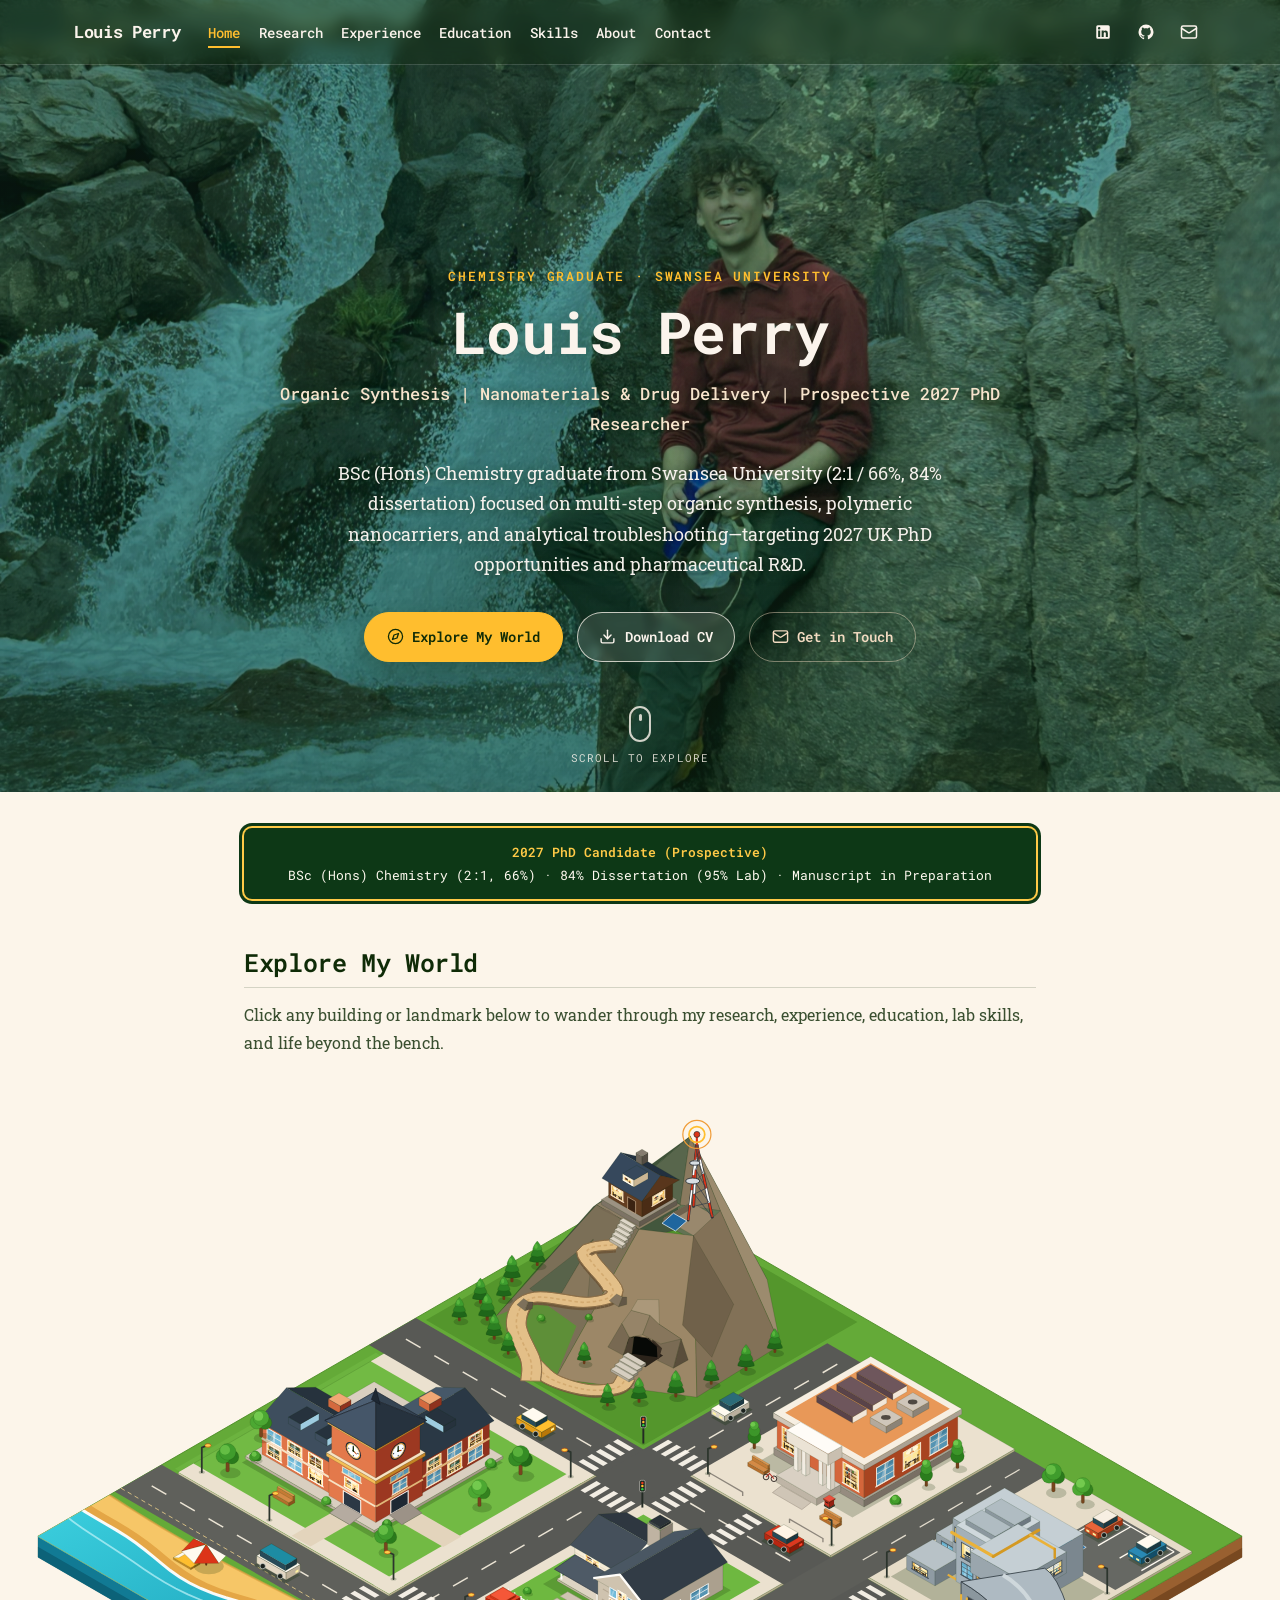
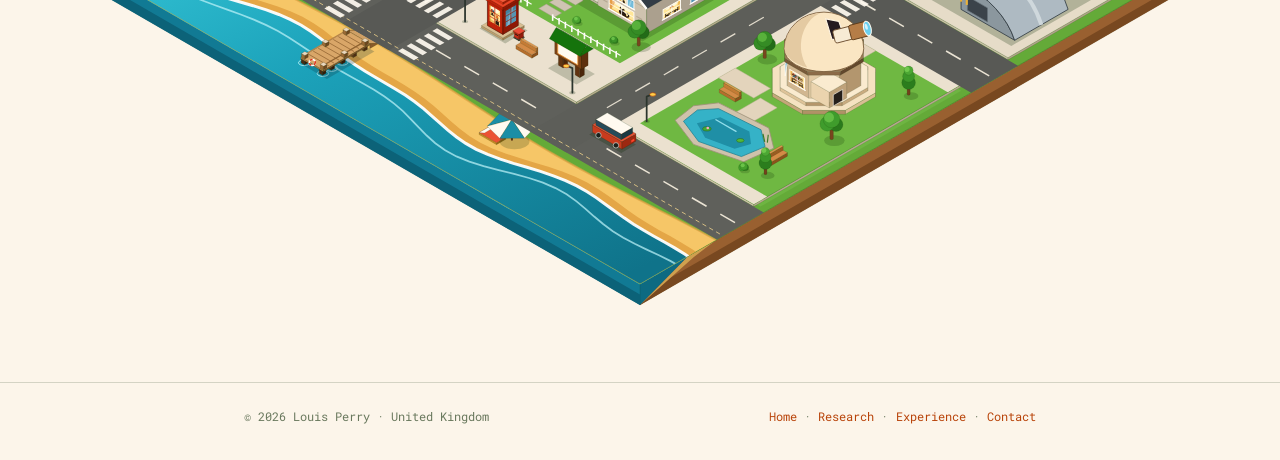
<file: index.html>
<!DOCTYPE html>
<html lang="en">
<head>
  <meta charset="UTF-8" />
  <meta name="viewport" content="width=device-width, initial-scale=1.0" />
  <meta name="robots" content="noimageindex">
  <title>Louis Perry — Home | Chemistry Graduate &amp; Interactive Portfolio</title>
  <meta name="description" content="Personal academic portfolio of Louis Perry, BSc (Hons) Chemistry graduate from Swansea University focusing on organic synthesis, hollow dPG nanocapsules, and targeted drug delivery." />
  <meta property="og:title" content="Louis Perry — Chemistry Graduate | Organic Synthesis, Nanomaterials &amp; Drug Delivery" />
  <meta property="og:description" content="Explore Louis Perry's interactive academic portfolio: BSc Chemistry dissertation (84%), experience, education, skills, and contact." />
  <meta property="og:type" content="website" />
  <link rel="preconnect" href="https://fonts.googleapis.com" />
  <link rel="preconnect" href="https://fonts.gstatic.com" crossorigin />
  <link href="https://fonts.googleapis.com/css2?family=Roboto+Mono:wght@400;500;600;700&family=Roboto+Slab:wght@300;400;500;600;700&display=swap" rel="stylesheet" />
  <link rel="stylesheet" href="css/styles.css?v=19" />
</head>
<body data-page="home">
  <div id="site-header-mount"></div>
  <main id="main-content">
    <div id="page-content"></div>
  </main>
  <div id="site-footer-mount"></div>

  <noscript>
    <div class="container" style="padding: 5rem 1.5rem 2rem; font-family: monospace;">
      <h1>Louis Perry</h1>
      <p>BSc (Hons) Chemistry Graduate (Swansea University, 2:1 / 84% Dissertation). Enable JavaScript to view the interactive world map, or visit <a href="research.html">Research</a>, <a href="experience.html">Experience</a>, <a href="education.html">Education</a>, <a href="skills.html">Skills</a>, <a href="about.html">About</a>, and <a href="contact.html">Contact</a>.</p>
    </div>
  </noscript>

  <script src="js/site-data.js?v=29"></script>
  <script src="js/world-map.js?v=12"></script>
  <script src="js/app.js?v=17"></script>
  <script data-goatcounter="https://louisperry.goatcounter.com/count"
          async src="//gc.zgo.at/count.js"></script>
</body>
</html>
</file>
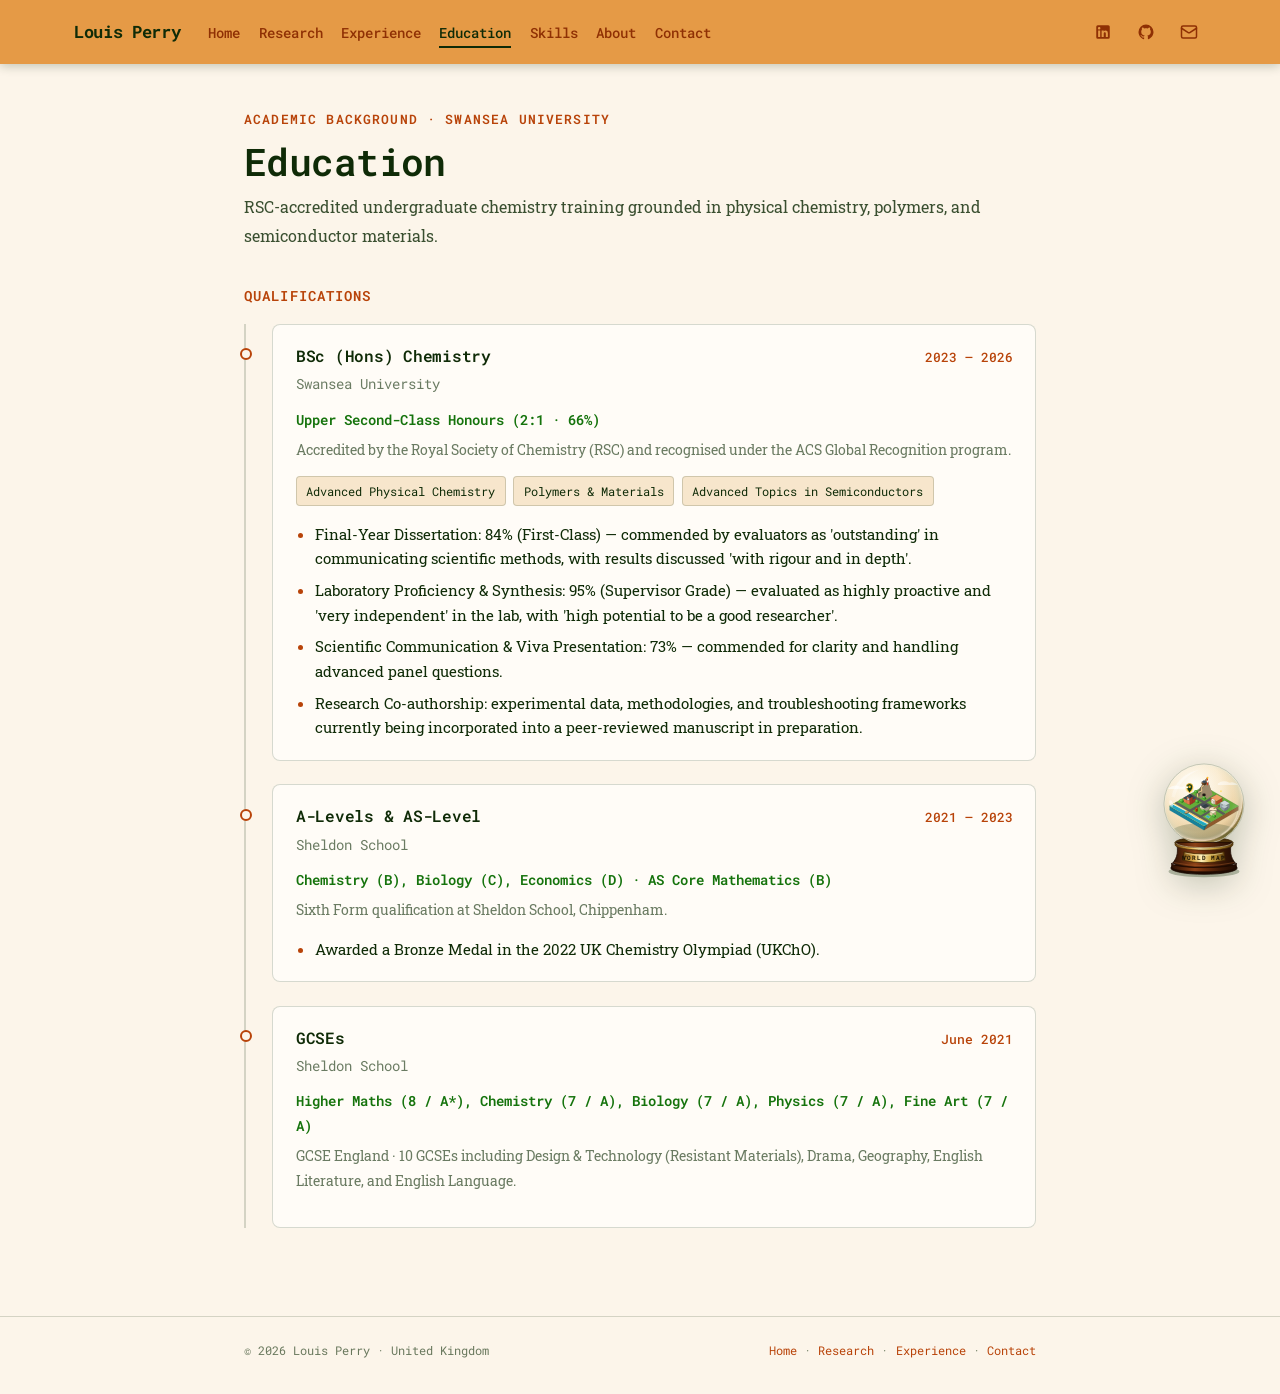
<file: education.html>
<!DOCTYPE html>
<html lang="en">
<head>
  <meta charset="UTF-8" />
  <meta name="viewport" content="width=device-width, initial-scale=1.0" />
  <meta name="robots" content="noimageindex">
  <title>Education — Louis Perry</title>
  <meta name="description" content="BSc (Hons) Chemistry at Swansea University (2:1 / 66%, 84% Dissertation), modules, and RSC/UKChO recognition." />
  <link rel="preconnect" href="https://fonts.googleapis.com" />
  <link rel="preconnect" href="https://fonts.gstatic.com" crossorigin />
  <link href="https://fonts.googleapis.com/css2?family=Roboto+Mono:wght@400;500;600;700&family=Roboto+Slab:wght@300;400;500;600;700&display=swap" rel="stylesheet" />
  <link rel="stylesheet" href="css/styles.css?v=11" />
</head>
<body data-page="education">
  <div id="site-header-mount"></div>
  <main id="main-content">
    <div id="page-content"></div>
  </main>
  <div id="site-footer-mount"></div>

  <script src="js/site-data.js?v=29"></script>
  <script src="js/world-map.js?v=12"></script>
  <script src="js/app.js?v=21"></script>
  <script data-goatcounter="https://louisperry.goatcounter.com/count"
          async src="//gc.zgo.at/count.js"></script>
</body>
</html>
</file>
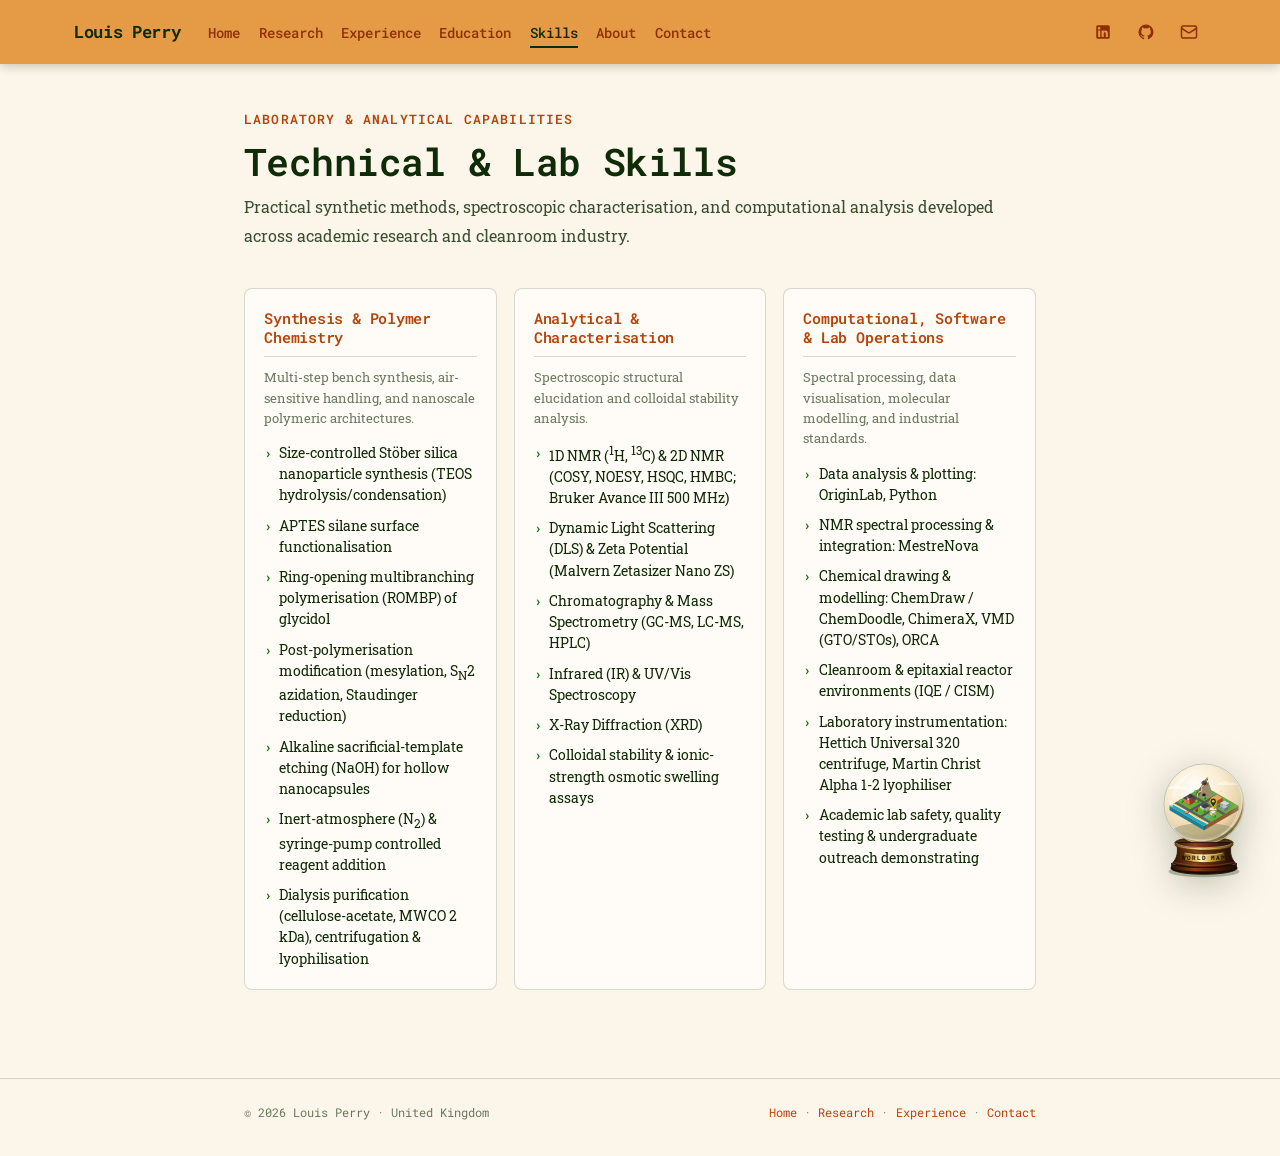
<file: skills.html>
<!DOCTYPE html>
<html lang="en">
<head>
  <meta charset="UTF-8" />
  <meta name="viewport" content="width=device-width, initial-scale=1.0" />
  <meta name="robots" content="noimageindex">
  <title>Skills — Louis Perry</title>
  <meta name="description" content="Synthesis, polymer chemistry, 1D/2D NMR, DLS, chromatography, and computational chemistry skills of Louis Perry." />
  <link rel="preconnect" href="https://fonts.googleapis.com" />
  <link rel="preconnect" href="https://fonts.gstatic.com" crossorigin />
  <link href="https://fonts.googleapis.com/css2?family=Roboto+Mono:wght@400;500;600;700&family=Roboto+Slab:wght@300;400;500;600;700&display=swap" rel="stylesheet" />
  <link rel="stylesheet" href="css/styles.css?v=24" />
</head>
<body data-page="skills">
  <div id="site-header-mount"></div>
  <main id="main-content">
    <div id="page-content"></div>
  </main>
  <div id="site-footer-mount"></div>

  <script src="js/site-data.js?v=29"></script>
  <script src="js/world-map.js?v=12"></script>
  <script src="js/app.js?v=24"></script>
  <script data-goatcounter="https://louisperry.goatcounter.com/count"
          async src="//gc.zgo.at/count.js"></script>
</body>
</html>
</file>
<file: css/styles.css>
/* ==========================================================================
   Louis Perry — 7-Page Interactive Academic Portfolio Stylesheet
   Warm cream (#fbf4ec), ochre/amber (#e1a86c / #f8ca5d), burnt sienna (#a04a0d),
   and deep botanical forest green (#112909 / #105b09).
   ========================================================================== */

:root {
  --bg: #fcf5ea;
  --bg-subtle: #f7e6cc;
  --bg-card: #fffcf7;
  --bg-callout: #ffe08a;

  --nav-bg: #e59a46;
  --nav-shadow: 0 2px 10px rgba(15, 43, 7, 0.24);

  --ink: #0f2b07;
  --ink-secondary: rgba(15, 43, 7, 0.82);
  --ink-muted: rgba(15, 43, 7, 0.62);

  --accent: #b84309;
  --accent-hover: #8f3004;
  --secondary: #15730c;
  --pop: #ffbe2e;
  --pop-soft: rgba(255, 190, 46, 0.58);

  --badge-bg: #0d3816;
  --badge-ink: #fffaf0;
  --badge-gold: #ffca47;

  --rule: rgba(15, 43, 7, 0.17);
  --rule-strong: rgba(15, 43, 7, 0.3);
  --border-accent: rgba(184, 67, 9, 0.4);

  --font-mono: 'Roboto Mono', ui-monospace, SFMono-Regular, Menlo, Monaco, Consolas, monospace;
  --font-serif: 'Roboto Slab', Georgia, 'Times New Roman', serif;

  --max-width: 840px;
  --max-width-wide: 1060px;
  --nav-height: 64px;
  --radius-sm: 4px;
  --radius-md: 8px;
  --radius-lg: 14px;

  --ease: cubic-bezier(0.22, 1, 0.36, 1);
  --transition: 0.25s ease;
}

*,
*::before,
*::after {
  box-sizing: border-box;
}

html {
  font-size: 16px;
  scroll-behavior: smooth;
  scroll-padding-top: calc(var(--nav-height) + 24px);
}

body {
  margin: 0;
  padding-top: var(--nav-height);
  min-height: 100vh;
  display: flex;
  flex-direction: column;
  background-color: var(--bg);
  color: var(--ink);
  font-family: var(--font-serif);
  font-size: 1.03rem;
  font-weight: 400;
  line-height: 1.75;
  -webkit-font-smoothing: antialiased;
  text-rendering: optimizeLegibility;
}

body[data-page="home"] {
  padding-top: 0;
}

main {
  flex: 1;
}

img {
  max-width: 100%;
  height: auto;
  display: block;
}

h1, h2, h3, h4, h5, h6 {
  font-family: var(--font-mono);
  color: var(--ink);
  font-weight: 600;
  line-height: 1.3;
  margin-top: 0;
  letter-spacing: -0.015em;
}

h1 {
  font-size: clamp(1.9rem, 3.6vw, 2.4rem);
  margin-bottom: 0.4rem;
}

h2 {
  font-size: clamp(1.3rem, 2.4vw, 1.55rem);
  padding-bottom: 0.5rem;
  border-bottom: 1px solid var(--rule);
  margin-bottom: 1.5rem;
}

h3 {
  font-size: 1.08rem;
  margin-bottom: 0.45rem;
}

p {
  margin-top: 0;
  margin-bottom: 1.05rem;
}

p:last-child {
  margin-bottom: 0;
}

.skip-link {
  position: absolute;
  top: -100px;
  left: 1rem;
  z-index: 3000;
  padding: 0.6rem 1rem;
  background: var(--badge-bg);
  color: var(--badge-ink);
  font-family: var(--font-mono);
  font-size: 0.875rem;
  border-radius: var(--radius-sm);
  text-decoration: none;
}

.skip-link:focus {
  top: 0.75rem;
}

/* Signature Editorial Prose Links (golden highlighter rise on hover) */
.prose-link {
  position: relative;
  display: inline-block;
  color: var(--accent);
  font-weight: 600;
  text-decoration: none;
  z-index: 1;
  transition: color var(--transition);
}

.prose-link::before {
  content: "";
  position: absolute;
  left: -2px;
  right: -2px;
  bottom: 2px;
  height: 4px;
  background-color: var(--pop-soft);
  z-index: -1;
  transition: height 0.25s ease-in-out, bottom 0.25s ease-in-out;
}

.prose-link:hover,
.prose-link:focus-visible {
  color: var(--ink);
}

.prose-link:hover::before,
.prose-link:focus-visible::before {
  height: 100%;
  bottom: 0;
}

/* ==========================================================================
   Navigation Bar (Transparent over Home Hero -> Warm Ochre on Scroll & Subpages)
   ========================================================================== */
.site-header {
  position: fixed;
  top: 0;
  left: 0;
  right: 0;
  height: var(--nav-height);
  z-index: 1000;
  background-color: var(--nav-bg);
  box-shadow: var(--nav-shadow);
  transition: transform 0.3s var(--ease), background-color 0.3s ease, box-shadow 0.3s ease;
}

.site-header.is-hidden {
  transform: translateY(-100%);
  box-shadow: none;
}

.site-header--hero {
  background-color: rgba(17, 41, 9, 0.28);
  backdrop-filter: blur(8px);
  box-shadow: 0 1px 0 rgba(251, 244, 236, 0.14);
}

.site-header--hero .brand,
.site-header--hero .nav-links a,
.site-header--hero .nav-icon-link,
.site-header--hero .nav-toggle {
  color: #fbf4ec;
}

.site-header--hero .nav-links a::after {
  background-color: var(--pop);
}

.site-header--hero .nav-links a:hover,
.site-header--hero .nav-links a.is-active {
  color: var(--pop);
}

.site-header--hero .nav-toggle {
  border-color: rgba(251, 244, 236, 0.4);
}

.site-header--hero.is-scrolled {
  background-color: var(--nav-bg);
  backdrop-filter: none;
  box-shadow: var(--nav-shadow);
}

.site-header--hero.is-scrolled .brand,
.site-header--hero.is-scrolled .nav-toggle {
  color: var(--ink);
}

.site-header--hero.is-scrolled .nav-links a,
.site-header--hero.is-scrolled .nav-icon-link {
  color: var(--accent-hover);
}

.site-header--hero.is-scrolled .nav-links a:hover,
.site-header--hero.is-scrolled .nav-links a.is-active {
  color: var(--ink);
}

.site-header--hero.is-scrolled .nav-links a::after {
  background-color: var(--ink);
}

.site-header--hero.is-scrolled .nav-toggle {
  border-color: rgba(17, 41, 9, 0.28);
}

.nav-inner {
  max-width: 1180px;
  height: 100%;
  margin: 0 auto;
  padding: 0 1.5rem;
  display: flex;
  align-items: center;
  justify-content: space-between;
  gap: 1.25rem;
}

.nav-left {
  display: flex;
  align-items: center;
  gap: 1.75rem;
}

.brand {
  font-family: var(--font-mono);
  font-size: 1.06rem;
  font-weight: 700;
  color: var(--ink);
  text-decoration: none;
  letter-spacing: -0.02em;
  white-space: nowrap;
  transition: color var(--transition);
}

.brand:hover {
  color: var(--accent-hover);
}

.nav-links {
  display: flex;
  align-items: center;
  gap: 1.15rem;
  list-style: none;
  margin: 0;
  padding: 0;
}

.nav-links a {
  font-family: var(--font-mono);
  font-size: 0.87rem;
  font-weight: 500;
  color: var(--accent-hover);
  text-decoration: none;
  padding: 0.25rem 0;
  position: relative;
  transition: color var(--transition);
}

.nav-links a::after {
  content: "";
  position: absolute;
  left: 0;
  right: 0;
  bottom: -2px;
  height: 2px;
  background-color: var(--ink);
  transform: scaleX(0);
  transform-origin: left;
  transition: transform 0.22s var(--ease);
}

.nav-links a:hover,
.nav-links a.is-active {
  color: var(--ink);
}

.nav-links a:hover::after,
.nav-links a.is-active::after {
  transform: scaleX(1);
}

.nav-icons {
  display: flex;
  align-items: center;
  gap: 0.55rem;
}

.nav-icon-link {
  display: inline-flex;
  align-items: center;
  justify-content: center;
  width: 34px;
  height: 34px;
  border-radius: 50%;
  color: var(--accent-hover);
  text-decoration: none;
  transition: color var(--transition), background-color var(--transition), transform var(--transition);
}

.nav-icon-link:hover,
.nav-icon-link:focus-visible {
  color: var(--ink);
  background-color: rgba(17, 41, 9, 0.1);
  transform: translateY(-1px);
}

.nav-icon-link svg {
  width: 18px;
  height: 18px;
}

.nav-toggle {
  display: none;
  background: transparent;
  border: 1px solid rgba(17, 41, 9, 0.28);
  border-radius: var(--radius-sm);
  padding: 0.38rem 0.52rem;
  color: var(--ink);
  cursor: pointer;
  align-items: center;
  justify-content: center;
}

.nav-toggle svg {
  width: 22px;
  height: 22px;
}

.mobile-menu {
  display: none;
  position: fixed;
  top: var(--nav-height);
  left: 0;
  right: 0;
  background: var(--nav-bg);
  border-top: 1px solid rgba(17, 41, 9, 0.14);
  box-shadow: 0 12px 24px rgba(17, 41, 9, 0.2);
  padding: 1rem 1.5rem 1.35rem;
  z-index: 999;
}

.mobile-menu.is-open {
  display: block;
}

.mobile-menu ul {
  list-style: none;
  margin: 0 0 1rem;
  padding: 0;
  display: flex;
  flex-direction: column;
  gap: 0.4rem;
}

.mobile-menu a {
  display: block;
  font-family: var(--font-mono);
  font-size: 0.96rem;
  font-weight: 500;
  color: var(--ink);
  text-decoration: none;
  padding: 0.42rem 0;
  border-bottom: 1px solid rgba(17, 41, 9, 0.1);
}

.mobile-menu a.is-active {
  color: var(--accent-hover);
  font-weight: 700;
}

.mobile-menu-icons {
  display: flex;
  gap: 0.65rem;
  padding-top: 0.25rem;
}

/* ==========================================================================
   Page 1: Full-Bleed Atmospheric Home Hero (Subtle Scroll-Down Parallax)
   ========================================================================== */
.home-hero {
  position: relative;
  min-height: min(88vh, 830px);
  display: flex;
  flex-direction: column;
  align-items: center;
  justify-content: center;
  padding: calc(var(--nav-height) + 7.2rem) 1.5rem 2.8rem;
  overflow: hidden;
  text-align: center;
  color: #fbf4ec;
}

.home-hero-media {
  position: absolute;
  inset: 0;
  z-index: 0;
  overflow: hidden;
}

.home-hero-fallback {
  position: absolute;
  inset: 0;
  width: 100%;
  height: 100%;
  object-fit: cover;
  object-position: center center;
}

.home-hero-photo {
  position: absolute;
  top: -19%;
  left: 0;
  width: 100%;
  height: 120%;
  object-fit: cover;
  object-position: center 49%;
  opacity: 0;
  will-change: transform;
  transition: opacity 0.45s ease;
}

.home-hero-photo.is-loaded {
  opacity: 1;
}

.home-hero-overlay {
  position: absolute;
  inset: 0;
  pointer-events: none;
  background: linear-gradient(
    180deg,
    rgba(16, 48, 15, 0.42) 0%,
    rgba(18, 54, 17, 0.34) 48%,
    rgba(16, 46, 15, 0.52) 100%
  );
}

.home-hero-inner {
  position: relative;
  z-index: 1;
  max-width: 780px;
  margin: 0 auto;
}

.home-hero-kicker {
  font-family: var(--font-mono);
  font-size: 0.82rem;
  font-weight: 600;
  text-transform: uppercase;
  letter-spacing: 0.14em;
  color: var(--pop);
  margin-bottom: 0.65rem;
}

.home-hero-title {
  font-family: var(--font-mono);
  font-size: clamp(2.4rem, 5.4vw, 3.65rem);
  font-weight: 700;
  color: #fbf4ec;
  line-height: 1.15;
  margin-bottom: 0.85rem;
  text-shadow: 0 4px 20px rgba(17, 41, 9, 0.45);
}

.home-hero-subtitle {
  font-family: var(--font-mono);
  font-size: clamp(0.92rem, 1.8vw, 1.08rem);
  font-weight: 500;
  color: #f7e4cc;
  margin-bottom: 1.25rem;
  text-shadow: 0 2px 12px rgba(12, 30, 8, 0.65);
}

.home-hero-intro {
  font-family: var(--font-serif);
  font-size: clamp(1rem, 1.7vw, 1.1rem);
  line-height: 1.72;
  color: rgba(253, 248, 242, 0.96);
  max-width: 650px;
  margin: 0 auto 2rem;
  text-shadow: 0 2px 12px rgba(12, 30, 8, 0.65);
}

.home-hero-actions {
  display: flex;
  flex-wrap: wrap;
  justify-content: center;
  gap: 0.85rem;
}

.hero-btn {
  display: inline-flex;
  align-items: center;
  gap: 0.55rem;
  font-family: var(--font-mono);
  font-size: 0.88rem;
  font-weight: 600;
  padding: 0.72rem 1.35rem;
  border-radius: 999px;
  text-decoration: none;
  border: 1.5px solid transparent;
  transition: transform var(--transition), background-color var(--transition), color var(--transition), border-color var(--transition), box-shadow var(--transition);
}

.hero-btn svg {
  width: 17px;
  height: 17px;
}

.hero-btn--primary {
  background: var(--pop);
  color: var(--ink);
  border-color: var(--pop);
  box-shadow: 0 6px 20px rgba(17, 41, 9, 0.25);
}

.hero-btn--primary:hover,
.hero-btn--primary:focus-visible {
  background: #fbf4ec;
  border-color: #fbf4ec;
  transform: translateY(-2px);
}

.hero-btn--outline {
  background: rgba(251, 244, 236, 0.12);
  color: #fbf4ec;
  border-color: rgba(251, 244, 236, 0.75);
  backdrop-filter: blur(4px);
}

.hero-btn--outline:hover,
.hero-btn--outline:focus-visible {
  background: #fbf4ec;
  color: var(--ink);
  transform: translateY(-2px);
}

.hero-btn--ghost {
  background: transparent;
  color: #f3dbc1;
  border-color: rgba(243, 219, 193, 0.45);
}

.hero-btn--ghost:hover,
.hero-btn--ghost:focus-visible {
  border-color: var(--pop);
  color: var(--pop);
  transform: translateY(-2px);
}

/* Scroll Cue at Bottom of Hero (echoing Leon's minimalist mouse pill) */
.hero-scroll-cue {
  position: absolute;
  bottom: 1.5rem;
  left: 50%;
  transform: translateX(-50%);
  z-index: 1;
  display: inline-flex;
  flex-direction: column;
  align-items: center;
  gap: 0.4rem;
  color: rgba(251, 244, 236, 0.82);
  text-decoration: none;
  transition: color var(--transition);
}

.hero-scroll-cue:hover {
  color: var(--pop);
}

.hero-scroll-mouse {
  width: 22px;
  height: 36px;
  border: 2px solid currentColor;
  border-radius: 14px;
  position: relative;
}

.hero-scroll-mouse::after {
  content: "";
  position: absolute;
  top: 6px;
  left: 50%;
  width: 3px;
  height: 7px;
  margin-left: -1.5px;
  border-radius: 2px;
  background: currentColor;
  animation: scrollWheel 1.8s ease-in-out infinite;
}

.hero-scroll-label {
  font-family: var(--font-mono);
  font-size: 0.7rem;
  letter-spacing: 0.1em;
  text-transform: uppercase;
}

@keyframes scrollWheel {
  0% { transform: translateY(0); opacity: 1; }
  70% { transform: translateY(10px); opacity: 0.25; }
  100% { transform: translateY(0); opacity: 1; }
}

.home-intro-band {
  padding: 2.25rem 0 0.5rem;
}

/* ==========================================================================
   Interactive Isometric World Map (Cecilia Baldoni Inspired)
   ========================================================================== */
.world-section {
  padding: 2.5rem 0 3.75rem;
}

.world-lead {
  font-size: 1rem;
  color: var(--ink-secondary);
  margin-top: -0.7rem;
  margin-bottom: 1.5rem;
}

.world-bleed {
  width: 100%;
  max-width: 1680px;
  margin: 0 auto;
  padding: 0 0.5rem;
}

.world-stage {
  width: 100%;
  margin: 0 auto;
}

.world-stage--modal {
  max-width: 100%;
}

.world-map-svg {
  width: 100%;
  height: auto;
  display: block;
  overflow: visible;
}

/* Hoverable & Clickable Isometric Landmarks */
.map-landmark {
  cursor: pointer;
  outline: none;
}

.map-landmark .landmark-body {
  transition: transform 0.28s var(--ease), filter 0.25s ease;
  transform-box: fill-box;
  transform-origin: center bottom;
}

.map-landmark .landmark-shadow {
  transition: opacity 0.28s ease;
}

.map-landmark .landmark-label {
  opacity: 0;
  transform: translateY(8px);
  transition: opacity 0.24s ease, transform 0.28s var(--ease);
  pointer-events: none;
}

.map-landmark .landmark-label.is-current-label {
  opacity: 1;
  transform: translateY(0);
}

.map-landmark:hover .landmark-body,
.map-landmark:focus-visible .landmark-body,
.map-landmark.is-hovered .landmark-body {
  transform: translateY(-11px);
  filter: brightness(1.06) drop-shadow(0 0 7px rgba(251, 244, 236, 0.92)) drop-shadow(0 12px 14px rgba(17, 41, 9, 0.24));
}

.map-landmark:hover .landmark-shadow,
.map-landmark:focus-visible .landmark-shadow,
.map-landmark.is-hovered .landmark-shadow {
  opacity: 0.45;
}

.map-landmark:hover .landmark-label,
.map-landmark:focus-visible .landmark-label,
.map-landmark.is-hovered .landmark-label {
  opacity: 1;
  transform: translateY(-8px);
}

/* Subtle Environmental Animations on the Map (tower beacon & active-page pin only) */
.tower-pulse {
  transform-box: fill-box;
  transform-origin: center;
  animation: towerSignal 2.8s ease-out infinite;
}

.tower-pulse--delay {
  animation-delay: 1.4s;
}

@keyframes towerSignal {
  0% { transform: scale(0.5); opacity: 0.85; }
  100% { transform: scale(1.75); opacity: 0; }
}

.you-are-here-pin {
  animation: pinBob 1.9s ease-in-out infinite;
}

@keyframes pinBob {
  0%, 100% { transform: translateY(0); }
  50% { transform: translateY(-5px); }
}

/* Mountain Cave Easter Egg (glowing red eyes on hover, bat swarm + note on click) */
.map-cave {
  cursor: pointer;
  outline: none;
}

.cave-eyes {
  opacity: 0;
  transition: opacity 0.28s ease;
}

.map-cave:hover .cave-eyes,
.map-cave:focus-visible .cave-eyes {
  opacity: 1;
}

.map-cave:hover .cave-eye,
.map-cave:focus-visible .cave-eye {
  transform-box: fill-box;
  transform-origin: center;
  animation: caveBlink 3.4s ease-in-out infinite;
}

@keyframes caveBlink {
  0%, 44%, 52%, 100% { transform: scaleY(1); }
  48% { transform: scaleY(0.12); }
}

/* Vehicles are static on the map (no distracting moving road animations) */

/* Cave mouth burst ring & compact dust puffs */
.cave-burst-ring,
.cave-burst-puff {
  opacity: 0;
  transform-box: fill-box;
  transform-origin: center;
}

.cave-effects.is-triggered .cave-burst-ring {
  animation: caveShockwave 0.5s cubic-bezier(0.16, 1, 0.3, 1) forwards;
}

.cave-effects.is-triggered .cave-burst-puff--1 {
  animation: cavePuff1 0.55s ease-out forwards;
}

.cave-effects.is-triggered .cave-burst-puff--2 {
  animation: cavePuff2 0.6s ease-out 0.04s forwards;
}

@keyframes caveShockwave {
  0% { opacity: 0.9; transform: scale(0.4); stroke-width: 3.5; }
  100% { opacity: 0; transform: scale(2.8); stroke-width: 0.5; }
}

@keyframes cavePuff1 {
  0% { opacity: 0.8; transform: translate(0, 0) scale(0.45); }
  100% { opacity: 0; transform: translate(-20px, -14px) scale(1.7); }
}

@keyframes cavePuff2 {
  0% { opacity: 0.8; transform: translate(0, 0) scale(0.45); }
  100% { opacity: 0; transform: translate(22px, -12px) scale(1.8); }
}

/* Compact, lively 10-bat flapping swarm */
.cave-bat {
  opacity: 0;
  transform-box: fill-box;
  transform-origin: center;
}

.bat-flap {
  transform-box: fill-box;
  transform-origin: center;
}

.cave-effects.is-triggered .bat-flap {
  animation: batWingFlap 0.14s ease-in-out infinite alternate;
}

@keyframes batWingFlap {
  0% { transform: scaleY(1.12) scaleX(1); }
  100% { transform: scaleY(0.32) scaleX(1.1); }
}

.cave-effects.is-triggered .cave-bat--1  { animation: batBurst1  1.55s cubic-bezier(0.16, 1, 0.3, 1) 0.00s forwards; }
.cave-effects.is-triggered .cave-bat--2  { animation: batBurst2  1.65s cubic-bezier(0.16, 1, 0.3, 1) 0.03s forwards; }
.cave-effects.is-triggered .cave-bat--3  { animation: batBurst3  1.50s cubic-bezier(0.16, 1, 0.3, 1) 0.05s forwards; }
.cave-effects.is-triggered .cave-bat--4  { animation: batBurst4  1.70s cubic-bezier(0.16, 1, 0.3, 1) 0.08s forwards; }
.cave-effects.is-triggered .cave-bat--5  { animation: batBurst5  1.60s cubic-bezier(0.16, 1, 0.3, 1) 0.10s forwards; }
.cave-effects.is-triggered .cave-bat--6  { animation: batBurst6  1.75s cubic-bezier(0.16, 1, 0.3, 1) 0.13s forwards; }
.cave-effects.is-triggered .cave-bat--7  { animation: batBurst7  1.65s cubic-bezier(0.16, 1, 0.3, 1) 0.16s forwards; }
.cave-effects.is-triggered .cave-bat--8  { animation: batBurst8  1.80s cubic-bezier(0.16, 1, 0.3, 1) 0.19s forwards; }
.cave-effects.is-triggered .cave-bat--9  { animation: batBurst9  1.60s cubic-bezier(0.16, 1, 0.3, 1) 0.22s forwards; }
.cave-effects.is-triggered .cave-bat--10 { animation: batBurst10 1.75s cubic-bezier(0.16, 1, 0.3, 1) 0.25s forwards; }

@keyframes batBurst1  { 0% { opacity: 0; transform: translate(0, 0) scale(0.4); } 9% { opacity: 1; } 42% { transform: translate(-72px, -78px) scale(0.92) rotate(-16deg); opacity: 1; } 100% { opacity: 0; transform: translate(-175px, -170px) scale(0.62) rotate(-24deg); } }
@keyframes batBurst2  { 0% { opacity: 0; transform: translate(0, 0) scale(0.4); } 9% { opacity: 1; } 44% { transform: translate(64px, -88px) scale(0.95) rotate(15deg); opacity: 1; } 100% { opacity: 0; transform: translate(160px, -185px) scale(0.62) rotate(22deg); } }
@keyframes batBurst3  { 0% { opacity: 0; transform: translate(0, 0) scale(0.45); } 9% { opacity: 1; } 45% { transform: translate(-12px, -102px) scale(0.98) rotate(-6deg); opacity: 1; } 100% { opacity: 0; transform: translate(-28px, -210px) scale(0.6) rotate(8deg); } }
@keyframes batBurst4  { 0% { opacity: 0; transform: translate(0, 0) scale(0.4); } 9% { opacity: 1; } 42% { transform: translate(105px, -54px) scale(0.88) rotate(20deg); opacity: 1; } 100% { opacity: 0; transform: translate(220px, -125px) scale(0.58) rotate(28deg); } }
@keyframes batBurst5  { 0% { opacity: 0; transform: translate(0, 0) scale(0.4); } 9% { opacity: 1; } 44% { transform: translate(-108px, -48px) scale(0.88) rotate(-22deg); opacity: 1; } 100% { opacity: 0; transform: translate(-225px, -115px) scale(0.58) rotate(-30deg); } }
@keyframes batBurst6  { 0% { opacity: 0; transform: translate(0, 0) scale(0.38); } 10% { opacity: 1; } 46% { transform: translate(30px, -108px) scale(0.85) rotate(10deg); opacity: 1; } 100% { opacity: 0; transform: translate(82px, -215px) scale(0.56) rotate(18deg); } }
@keyframes batBurst7  { 0% { opacity: 0; transform: translate(0, 0) scale(0.38); } 10% { opacity: 1; } 44% { transform: translate(-48px, -96px) scale(0.85) rotate(-12deg); opacity: 1; } 100% { opacity: 0; transform: translate(-120px, -198px) scale(0.56) rotate(-18deg); } }
@keyframes batBurst8  { 0% { opacity: 0; transform: translate(0, 0) scale(0.38); } 10% { opacity: 1; } 45% { transform: translate(122px, -18px) scale(0.82) rotate(24deg); opacity: 1; } 100% { opacity: 0; transform: translate(245px, -58px) scale(0.52) rotate(32deg); } }
@keyframes batBurst9  { 0% { opacity: 0; transform: translate(0, 0) scale(0.38); } 10% { opacity: 1; } 45% { transform: translate(-124px, -14px) scale(0.82) rotate(-24deg); opacity: 1; } 100% { opacity: 0; transform: translate(-240px, -52px) scale(0.52) rotate(-32deg); } }
@keyframes batBurst10 { 0% { opacity: 0; transform: translate(0, 0) scale(0.4); } 11% { opacity: 1; } 46% { transform: translate(82px, -78px) scale(0.8) rotate(16deg); opacity: 1; } 100% { opacity: 0; transform: translate(190px, -168px) scale(0.55) rotate(24deg); } }

/* ==========================================================================
   Miniature Snow Globe Navigator (Bottom-Right of Pages 2–7)
   ========================================================================== */
.snowglobe-trigger {
  position: fixed;
  right: 1.35rem;
  bottom: 1.25rem;
  z-index: 1100;
  width: 108px;
  height: 122px;
  padding: 0;
  border: 0;
  background: transparent;
  cursor: pointer;
  display: flex;
  align-items: center;
  justify-content: center;
  transition: transform 0.3s var(--ease);
}

.snowglobe-trigger:hover,
.snowglobe-trigger:focus-visible {
  transform: translateY(-5px) scale(1.06);
  outline: none;
}

.snowglobe-svg {
  width: 100%;
  height: 100%;
  overflow: visible;
  filter: drop-shadow(0 8px 18px rgba(17, 41, 9, 0.26));
  transition: filter 0.3s ease;
}

.snowglobe-trigger:hover .snowglobe-svg {
  filter: drop-shadow(0 12px 22px rgba(17, 41, 9, 0.34));
}

.sg-active-pin {
  animation: sgPinPulse 2.4s ease-in-out infinite;
}

@keyframes sgPinPulse {
  0%, 100% { transform: translate(0, 0); }
  50% { transform: translate(0, -2.2px); }
}

.snowglobe-dome {
  transform-box: fill-box;
  transform-origin: 20% 85%;
  transition: transform 0.38s var(--ease), opacity 0.32s ease;
}

.snowglobe-trigger.is-opening .snowglobe-dome {
  transform: translateY(-30px) rotate(-20deg) scale(1.08);
  opacity: 0;
}

.snowglobe-tooltip {
  position: absolute;
  bottom: calc(100% + 6px);
  right: 2px;
  white-space: nowrap;
  font-family: var(--font-mono);
  font-size: 0.72rem;
  font-weight: 600;
  color: var(--badge-ink);
  background: var(--badge-bg);
  border: 1px solid var(--badge-gold);
  border-radius: var(--radius-sm);
  padding: 0.24rem 0.58rem;
  opacity: 0;
  transform: translateY(4px);
  pointer-events: none;
  transition: opacity 0.2s ease, transform 0.22s var(--ease);
}

.snowglobe-trigger:hover .snowglobe-tooltip,
.snowglobe-trigger:focus-visible .snowglobe-tooltip {
  opacity: 1;
  transform: translateY(0);
}

.sg-mote {
  animation: moteFloat 4.2s ease-in-out infinite;
}

.sg-mote--2 {
  animation-delay: 1.4s;
}

.sg-mote--3 {
  animation-delay: 2.7s;
}

@keyframes moteFloat {
  0%, 100% { transform: translateY(0); opacity: 0.4; }
  50% { transform: translateY(-6px); opacity: 0.95; }
}

/* Enlarged Snow Globe World Map Modal */
.globe-modal {
  position: fixed;
  inset: 0;
  z-index: 2200;
  background: rgba(17, 41, 9, 0.66);
  backdrop-filter: blur(6px);
  display: flex;
  align-items: center;
  justify-content: center;
  padding: 1.25rem;
  opacity: 0;
  pointer-events: none;
  transition: opacity 0.28s ease;
}

.globe-modal.is-open {
  opacity: 1;
  pointer-events: auto;
}

.globe-modal-card {
  width: min(1240px, 96vw);
  max-height: 92vh;
  overflow: auto;
  background: var(--bg);
  border: 2px solid var(--nav-bg);
  border-radius: var(--radius-lg);
  box-shadow: 0 24px 64px rgba(17, 41, 9, 0.42);
  padding: 1.2rem 1.4rem 1.45rem;
  transform: scale(0.84) translate(12%, 14%);
  transform-origin: bottom right;
  transition: transform 0.34s var(--ease);
}

.globe-modal.is-open .globe-modal-card {
  transform: scale(1) translate(0, 0);
}

.globe-modal-header {
  display: flex;
  justify-content: space-between;
  align-items: flex-start;
  gap: 1rem;
  padding-bottom: 0.85rem;
  border-bottom: 1px solid var(--rule);
  margin-bottom: 0.85rem;
}

.globe-modal-header h2 {
  border: 0;
  padding: 0;
  margin: 0 0 0.2rem;
  font-size: 1.18rem;
}

.globe-modal-header p {
  font-family: var(--font-mono);
  font-size: 0.78rem;
  color: var(--ink-muted);
  margin: 0;
}

.globe-modal-close {
  background: var(--badge-bg);
  color: var(--badge-ink);
  border: 1.5px solid var(--badge-gold);
  border-radius: var(--radius-sm);
  font-family: var(--font-mono);
  font-size: 0.8rem;
  font-weight: 600;
  padding: 0.34rem 0.75rem;
  cursor: pointer;
  white-space: nowrap;
  transition: background-color var(--transition), color var(--transition);
}

.globe-modal-close:hover {
  background: var(--accent);
  border-color: var(--accent);
}

/* ==========================================================================
   Shared Subpage Layout & Components
   ========================================================================== */
.container {
  max-width: var(--max-width);
  margin: 0 auto;
  padding: 0 1.5rem;
}

.container--wide {
  max-width: var(--max-width-wide);
}

.page-body {
  padding-top: 2.75rem;
  padding-bottom: 5.5rem;
}

.page-header {
  margin-bottom: 2.35rem;
}

.page-header--centered {
  text-align: center;
  max-width: 720px;
  margin-left: auto;
  margin-right: auto;
}

.page-kicker {
  font-family: var(--font-mono);
  font-size: 0.8rem;
  font-weight: 600;
  text-transform: uppercase;
  letter-spacing: 0.09em;
  color: var(--accent);
  margin-bottom: 0.4rem;
}

.page-subtitle {
  font-size: 1.02rem;
  color: var(--ink-secondary);
  margin-top: 0.35rem;
}

.section {
  margin-bottom: 3.5rem;
}

.section:last-child {
  margin-bottom: 0;
}

/* Buttons */
.btn {
  display: inline-flex;
  align-items: center;
  gap: 0.5rem;
  font-family: var(--font-mono);
  font-size: 0.85rem;
  font-weight: 600;
  padding: 0.58rem 1.05rem;
  border-radius: var(--radius-sm);
  text-decoration: none;
  cursor: pointer;
  border: 1.5px solid transparent;
  transition: background-color var(--transition), color var(--transition), border-color var(--transition), transform var(--transition), box-shadow var(--transition);
}

.btn svg {
  width: 16px;
  height: 16px;
  flex-shrink: 0;
}

.btn-primary {
  background-color: var(--accent);
  color: #fdf9f4;
  border-color: var(--accent);
}

.btn-primary:hover,
.btn-primary:focus-visible {
  background-color: var(--pop);
  color: var(--ink);
  border-color: var(--accent);
  transform: translateY(-2px);
  box-shadow: 0 4px 12px rgba(17, 41, 9, 0.12);
}

.btn-secondary {
  background-color: transparent;
  color: var(--ink);
  border-color: var(--rule-strong);
}

.btn-secondary:hover,
.btn-secondary:focus-visible {
  background-color: var(--bg-subtle);
  border-color: var(--accent);
  color: var(--accent);
  transform: translateY(-2px);
}

/* Double-Framed Editorial Academic Strip */
.academic-strip {
  margin-top: 2rem;
  padding: 0.85rem 1.25rem;
  background-color: var(--badge-bg);
  color: var(--badge-ink);
  border-radius: var(--radius-md);
  box-shadow: 0 0 0 2px var(--badge-gold), 0 0 0 5px var(--badge-bg);
  font-family: var(--font-mono);
  font-size: 0.8rem;
  line-height: 1.55;
  display: flex;
  flex-direction: column;
  gap: 0.2rem;
}

.academic-strip--centered {
  margin-top: 0;
  text-align: center;
  align-items: center;
}

.academic-strip-lead {
  color: var(--badge-gold);
  font-weight: 600;
  font-size: 0.84rem;
}

/* ==========================================================================
   Page 3: Topographical Map Background & Weaving Treasure-Map Experience Trail
   ========================================================================== */
.topo-canvas {
  position: relative;
  overflow: hidden;
  /* Seamless periodic SVG topographic contour-line tile matching warm parchment + ochre + forest palette */
  background-color: var(--bg);
  background-image: url("data:image/svg+xml,%3Csvg xmlns='http://www.w3.org/2000/svg' width='480' height='480' viewBox='0 0 480 480'%3E%3Cg fill='none' stroke='%23a04a0d' stroke-opacity='0.11' stroke-width='1.15'%3E%3Cpath d='M0 70 C 120 25, 360 115, 480 70'/%3E%3Cpath d='M0 130 C 120 85, 360 175, 480 130'/%3E%3Cpath d='M0 195 C 120 150, 360 240, 480 195'/%3E%3Cpath d='M0 285 C 120 245, 360 325, 480 285'/%3E%3Cpath d='M0 365 C 120 325, 360 405, 480 365'/%3E%3Cpath d='M0 435 C 120 400, 360 470, 480 435'/%3E%3C/g%3E%3Cg fill='none' stroke='%23105b09' stroke-opacity='0.085' stroke-width='1'%3E%3Cellipse cx='120' cy='125' rx='54' ry='32' transform='rotate(-14 120 125)'/%3E%3Cellipse cx='120' cy='125' rx='30' ry='17' transform='rotate(-14 120 125)'/%3E%3Cellipse cx='355' cy='310' rx='66' ry='38' transform='rotate(16 355 310)'/%3E%3Cellipse cx='355' cy='310' rx='38' ry='21' transform='rotate(16 355 310)'/%3E%3Cellipse cx='355' cy='310' rx='15' ry='8' transform='rotate(16 355 310)'/%3E%3C/g%3E%3Cg font-family='monospace' font-size='9' fill='%23a04a0d' fill-opacity='0.22'%3E%3Ctext x='98' y='118'%3E240m%3C/text%3E%3Ctext x='342' y='306'%3E410m%3C/text%3E%3C/g%3E%3C/svg%3E");
  background-size: 480px 480px;
}

.topo-compass {
  position: absolute;
  top: 2rem;
  right: 2.25rem;
  width: 150px;
  height: 150px;
  color: rgba(160, 74, 13, 0.16);
  pointer-events: none;
}

.treasure-trail {
  position: relative;
  padding: 1rem 0 1.5rem;
}

.treasure-trail-svg {
  position: absolute;
  inset: 0;
  pointer-events: none;
  z-index: 0;
}

.treasure-trail-items {
  position: relative;
  z-index: 1;
  display: flex;
  flex-direction: column;
  gap: 2.5rem;
}

.trail-row {
  display: grid;
  grid-template-columns: 1fr 84px 1fr;
  align-items: center;
}

.trail-node-wrap {
  grid-column: 2;
  grid-row: 1;
  display: flex;
  justify-content: center;
  align-items: center;
}

/* Slight left-right horizontal offset on waypoint dots to accentuate the treasure-map weave! */
.trail-row--left .trail-node {
  transform: translateX(-12px);
}

.trail-row--right .trail-node {
  transform: translateX(12px);
}

.trail-row--left .trail-card {
  grid-column: 1;
  grid-row: 1;
}

.trail-row--right .trail-card {
  grid-column: 3;
  grid-row: 1;
}

.trail-row--right .trail-side-photo {
  grid-column: 1;
  grid-row: 1;
}

.trail-row--left .trail-side-photo {
  grid-column: 3;
  grid-row: 1;
}

.trail-side-photo {
  display: block;
  width: 100%;
  padding: 0.45rem;
  background: rgba(254, 251, 246, 0.94);
  border: 1px solid var(--rule-strong);
  border-radius: var(--radius-md);
  box-shadow: 0 6px 20px rgba(17, 41, 9, 0.08);
  cursor: zoom-in;
  overflow: hidden;
  transition: transform var(--transition), border-color var(--transition), box-shadow var(--transition);
}

.trail-side-photo:hover {
  transform: translateY(-3px);
  border-color: var(--accent);
  box-shadow: 0 10px 26px rgba(17, 41, 9, 0.13);
}

.trail-side-photo img {
  width: 100%;
  height: 245px;
  object-fit: cover;
  border-radius: calc(var(--radius-md) - 3px);
  display: block;
}

.trail-node {
  width: 44px;
  height: 44px;
  border-radius: 50%;
  background: var(--bg-card);
  border: 3px solid var(--accent);
  box-shadow: 0 0 0 4px var(--bg), 0 4px 12px rgba(17, 41, 9, 0.14);
  display: flex;
  align-items: center;
  justify-content: center;
  font-family: var(--font-mono);
  font-size: 0.78rem;
  font-weight: 700;
  color: var(--accent);
}

.trail-node--x {
  width: 50px;
  height: 50px;
  background: var(--badge-bg);
  color: var(--pop);
  border-color: var(--pop);
  box-shadow: 0 0 0 4px var(--bg), 0 0 0 6px var(--accent), 0 6px 16px rgba(17, 41, 9, 0.24);
}

.trail-card {
  background: rgba(254, 251, 246, 0.94);
  backdrop-filter: blur(2px);
  border: 1px solid var(--rule-strong);
  border-radius: var(--radius-md);
  padding: 1.35rem 1.45rem;
  box-shadow: 0 6px 20px rgba(17, 41, 9, 0.06);
  transition: transform var(--transition), border-color var(--transition), box-shadow var(--transition);
}

.trail-card:hover {
  transform: translateY(-3px);
  border-color: var(--accent);
  box-shadow: 0 10px 26px rgba(17, 41, 9, 0.1);
}

.trail-card--placeholder {
  background: rgba(252, 234, 191, 0.88);
  border: 1.5px dashed var(--accent);
}

.trail-card--placeholder .timeline-bullets li {
  color: var(--ink-secondary);
  font-style: italic;
}

.trail-kicker {
  font-family: var(--font-mono);
  font-size: 0.72rem;
  font-weight: 600;
  text-transform: uppercase;
  letter-spacing: 0.08em;
  color: var(--secondary);
  margin-bottom: 0.4rem;
}

.trail-card-link {
  margin-top: 0.8rem;
  font-family: var(--font-mono);
  font-size: 0.82rem;
}

/* ==========================================================================
   Research Components
   ========================================================================== */
.research-title {
  font-family: var(--font-mono);
  font-size: clamp(1.18rem, 2.3vw, 1.38rem);
  font-weight: 600;
  line-height: 1.4;
  color: var(--ink);
  margin-bottom: 0.55rem;
}

.research-title--standalone {
  border-bottom: none;
  padding-bottom: 0;
}

.research-meta {
  font-family: var(--font-mono);
  font-size: 0.84rem;
  color: var(--ink-muted);
  margin-bottom: 1rem;
}

.pill-row {
  display: flex;
  flex-wrap: wrap;
  gap: 0.5rem;
  margin-bottom: 1.65rem;
}

.pill {
  font-family: var(--font-mono);
  font-size: 0.75rem;
  font-weight: 600;
  padding: 0.25rem 0.65rem;
  border-radius: var(--radius-sm);
  border: 1px solid var(--rule);
  background: var(--bg-subtle);
  color: var(--ink);
}

.pill--accent {
  background: rgba(160, 74, 13, 0.11);
  border-color: rgba(160, 74, 13, 0.35);
  color: var(--accent-hover);
}

.pill--green {
  background: rgba(16, 91, 9, 0.09);
  border-color: rgba(16, 91, 9, 0.32);
  color: var(--secondary);
}

.pill--gold {
  background: rgba(248, 202, 93, 0.34);
  border-color: rgba(180, 128, 12, 0.45);
  color: var(--ink);
}

.figure-card {
  margin: 0 0 1.85rem;
  background: var(--bg-card);
  border: 1px solid var(--rule);
  border-radius: var(--radius-lg);
  overflow: hidden;
}

.figure-image-btn {
  display: block;
  width: 100%;
  padding: 0;
  border: 0;
  background: transparent;
  cursor: zoom-in;
}

.figure-image-btn img {
  width: 100%;
  height: auto;
  transition: transform 0.35s var(--ease);
}

.figure-image-btn:hover img {
  transform: scale(1.012);
}

.figure-caption {
  padding: 1rem 1.25rem 1.15rem;
  border-top: 1px solid var(--rule);
  background: var(--bg-subtle);
  font-size: 0.88rem;
  line-height: 1.6;
  color: var(--ink-secondary);
}

.figure-caption-header {
  display: flex;
  flex-wrap: wrap;
  justify-content: space-between;
  align-items: baseline;
  gap: 0.35rem 1rem;
  margin-bottom: 0.3rem;
}

.figure-caption strong {
  font-family: var(--font-mono);
  font-size: 0.84rem;
  color: var(--ink);
  margin: 0;
}

.figure-zoom-inline {
  font-family: var(--font-mono);
  font-size: 0.72rem;
  font-weight: 600;
  color: var(--accent);
  white-space: nowrap;
}

.figure-conditions {
  margin-top: 0.55rem;
  padding-top: 0.55rem;
  border-top: 1px dashed var(--rule);
  font-family: var(--font-mono);
  font-size: 0.74rem;
  line-height: 1.55;
  color: var(--ink-muted);
}

.editorial-callout {
  border-left: 5px solid var(--pop);
  background: var(--bg-subtle);
  padding: 1rem 1.25rem;
  border-radius: 0 var(--radius-md) var(--radius-md) 0;
  margin-bottom: 1.75rem;
}

.editorial-callout-label {
  font-family: var(--font-mono);
  font-size: 0.76rem;
  font-weight: 600;
  text-transform: uppercase;
  letter-spacing: 0.08em;
  color: var(--accent);
  margin-bottom: 0.35rem;
}

.editorial-callout p {
  font-size: 0.98rem;
  line-height: 1.7;
  color: var(--ink);
}

.metrics-grid {
  display: grid;
  grid-template-columns: repeat(3, 1fr);
  gap: 0.9rem;
  margin-bottom: 1.85rem;
}

.metric-card {
  background: var(--bg-card);
  border: 1px solid var(--rule);
  border-top: 3px solid var(--secondary);
  border-radius: var(--radius-md);
  padding: 0.95rem 1rem;
}

.metric-value {
  font-family: var(--font-mono);
  font-size: 1.25rem;
  font-weight: 700;
  color: var(--accent);
  line-height: 1.2;
  margin-bottom: 0.25rem;
}

.metric-label {
  font-family: var(--font-mono);
  font-size: 0.78rem;
  font-weight: 600;
  color: var(--ink);
  margin-bottom: 0.3rem;
}

.metric-note {
  font-size: 0.82rem;
  line-height: 1.48;
  color: var(--ink-muted);
}

.subhead-mono {
  font-family: var(--font-mono);
  font-size: 0.88rem;
  font-weight: 600;
  text-transform: uppercase;
  letter-spacing: 0.06em;
  color: var(--ink);
  margin: 0 0 0.9rem;
}

.steps-grid {
  display: grid;
  grid-template-columns: repeat(2, 1fr);
  gap: 0.95rem;
  margin-bottom: 1.85rem;
}

.step-card {
  background: var(--bg-card);
  border: 1px solid var(--rule);
  border-radius: var(--radius-md);
  padding: 1rem 1.1rem;
  transition: border-color var(--transition), transform var(--transition);
}

.step-card:hover {
  border-color: var(--border-accent);
  transform: translateY(-2px);
}

.step-header {
  display: flex;
  align-items: baseline;
  gap: 0.55rem;
  margin-bottom: 0.4rem;
}

.step-num {
  font-family: var(--font-mono);
  font-size: 0.76rem;
  font-weight: 700;
  color: var(--accent);
}

.step-title {
  font-family: var(--font-mono);
  font-size: 0.9rem;
  font-weight: 600;
  color: var(--ink);
}

.step-card p {
  font-size: 0.9rem;
  line-height: 1.62;
  color: var(--ink-secondary);
}

.findings-list {
  margin: 0 0 1.5rem;
  padding-left: 1.25rem;
}

.findings-list li {
  margin-bottom: 0.65rem;
  font-size: 0.96rem;
  line-height: 1.68;
}

.findings-list li::marker {
  color: var(--accent);
}

.research-footer {
  display: flex;
  flex-wrap: wrap;
  align-items: center;
  justify-content: space-between;
  gap: 0.85rem;
  padding-top: 1rem;
  border-top: 1px solid var(--rule);
  font-family: var(--font-mono);
  font-size: 0.8rem;
  color: var(--ink-muted);
}

/* ==========================================================================
   Education, About, Skills & Contact Components
   ========================================================================== */
.subsection-heading {
  font-family: var(--font-mono);
  font-size: 0.86rem;
  font-weight: 600;
  text-transform: uppercase;
  letter-spacing: 0.08em;
  color: var(--accent);
  border-bottom: none;
  padding-bottom: 0;
  margin: 0 0 1.15rem;
}

.timeline {
  position: relative;
  padding-left: 1.65rem;
  border-left: 2px solid var(--rule);
  display: flex;
  flex-direction: column;
  gap: 1.45rem;
}

.timeline-item {
  position: relative;
  background: var(--bg-card);
  border: 1px solid var(--rule);
  border-radius: var(--radius-md);
  padding: 1.25rem 1.4rem;
}

.timeline-item::before {
  content: "";
  position: absolute;
  left: calc(-1.65rem - 7px);
  top: 1.45rem;
  width: 12px;
  height: 12px;
  border-radius: 50%;
  background: var(--bg);
  border: 2.5px solid var(--accent);
}

.placeholder-tag {
  display: inline-flex;
  align-items: center;
  font-family: var(--font-mono);
  font-size: 0.72rem;
  font-weight: 600;
  text-transform: uppercase;
  letter-spacing: 0.05em;
  color: var(--accent-hover);
  background: rgba(248, 202, 93, 0.55);
  border: 1px solid rgba(160, 74, 13, 0.35);
  border-radius: var(--radius-sm);
  padding: 0.18rem 0.55rem;
  margin-bottom: 0.65rem;
}

.timeline-top {
  display: flex;
  flex-wrap: wrap;
  justify-content: space-between;
  align-items: baseline;
  gap: 0.35rem 1rem;
  margin-bottom: 0.25rem;
}

.timeline-role {
  font-family: var(--font-mono);
  font-size: 1.03rem;
  font-weight: 600;
  color: var(--ink);
  border: 0;
  padding: 0;
  margin: 0;
}

.timeline-period {
  font-family: var(--font-mono);
  font-size: 0.8rem;
  font-weight: 500;
  color: var(--accent);
  white-space: nowrap;
}

.timeline-org {
  font-family: var(--font-mono);
  font-size: 0.86rem;
  color: var(--ink-muted);
  margin-bottom: 0.7rem;
}

.timeline-summary {
  font-size: 0.94rem;
  color: var(--ink-secondary);
  margin-bottom: 0.65rem;
}

.timeline-bullets {
  margin: 0;
  padding-left: 1.2rem;
}

.timeline-bullets li {
  font-size: 0.94rem;
  line-height: 1.65;
  margin-bottom: 0.42rem;
}

.timeline-bullets li:last-child {
  margin-bottom: 0;
}

.timeline-bullets li::marker {
  color: var(--accent);
}

.placeholder-hint {
  margin-top: 0.8rem;
  padding-top: 0.65rem;
  border-top: 1px dashed rgba(160, 74, 13, 0.32);
  font-family: var(--font-mono);
  font-size: 0.74rem;
  color: var(--accent-hover);
}

.edu-grade-line {
  font-family: var(--font-mono);
  font-size: 0.88rem;
  font-weight: 600;
  color: var(--secondary);
  margin-bottom: 0.35rem;
}

.edu-accred {
  font-size: 0.88rem;
  color: var(--ink-muted);
  margin-bottom: 0.85rem;
}

.module-tags {
  display: flex;
  flex-wrap: wrap;
  gap: 0.45rem;
  margin-bottom: 0.95rem;
}

.module-tag {
  font-family: var(--font-mono);
  font-size: 0.76rem;
  padding: 0.22rem 0.6rem;
  border-radius: var(--radius-sm);
  background: var(--bg-subtle);
  border: 1px solid var(--rule);
  color: var(--ink);
}

.credentials-grid {
  display: grid;
  grid-template-columns: repeat(3, 1fr);
  gap: 0.9rem;
}

.credential-card {
  background: var(--bg-subtle);
  border: 1px solid var(--rule);
  border-radius: var(--radius-md);
  padding: 0.95rem 1.05rem;
}

.credential-period {
  font-family: var(--font-mono);
  font-size: 0.74rem;
  font-weight: 600;
  color: var(--accent);
  margin-bottom: 0.25rem;
}

.credential-title {
  font-family: var(--font-mono);
  font-size: 0.84rem;
  font-weight: 600;
  color: var(--ink);
  line-height: 1.4;
  margin-bottom: 0.35rem;
}

.credential-detail {
  font-size: 0.84rem;
  line-height: 1.5;
  color: var(--ink-secondary);
}

/* About Headshot & Beyond the Lab */
.hero-grid {
  display: grid;
  grid-template-columns: 185px 1fr;
  gap: 2.25rem;
  align-items: start;
}

.headshot-wrap {
  display: flex;
  flex-direction: column;
  align-items: center;
}

.headshot-frame {
  width: 180px;
  height: 180px;
  border-radius: 50%;
  overflow: hidden;
  border: 4px solid var(--pop);
  box-shadow: 0 4px 16px rgba(17, 41, 9, 0.09);
  background: var(--bg-subtle);
}

.headshot-frame img {
  width: 100%;
  height: 100%;
  object-fit: cover;
}

.hero-actions {
  display: flex;
  flex-wrap: wrap;
  gap: 0.7rem;
  margin-top: 1.35rem;
}

.beyond-grid {
  display: grid;
  grid-template-columns: repeat(2, 1fr);
  gap: 1rem;
}

.beyond-grid--single {
  grid-template-columns: 1fr;
}

.beyond-card {
  background: var(--bg-card);
  border: 1px solid var(--rule);
  border-top: 3px solid var(--nav-bg);
  border-radius: var(--radius-md);
  padding: 1.15rem 1.25rem;
}

.beyond-card-top {
  display: flex;
  flex-wrap: wrap;
  justify-content: space-between;
  align-items: baseline;
  gap: 0.25rem 1rem;
}

.beyond-card-period {
  font-family: var(--font-mono);
  font-size: 0.78rem;
  font-weight: 600;
  color: var(--accent);
  white-space: nowrap;
}

/* Integrated Section Photos (Beyond the Lab Cards & Contact Split — Zero Captions) */
.beyond-card--has-media {
  padding: 0;
  overflow: hidden;
  display: flex;
  flex-direction: column;
}

.beyond-card-photos {
  display: grid;
  grid-template-columns: 1fr;
  height: 205px;
  border-bottom: 1px solid var(--rule);
  background: var(--bg-subtle);
}

.beyond-card-photos--split {
  grid-template-columns: 1fr 1fr;
  gap: 2px;
  background: var(--rule);
}

.beyond-photo-btn {
  display: block;
  width: 100%;
  height: 100%;
  padding: 0;
  border: 0;
  background: var(--bg-subtle);
  cursor: zoom-in;
  overflow: hidden;
}

.beyond-photo-btn img {
  width: 100%;
  height: 100%;
  object-fit: cover;
  object-position: center 28%;
  display: block;
  transition: transform 0.35s var(--ease);
}

.beyond-photo-btn:hover img {
  transform: scale(1.04);
}

.beyond-card-body {
  padding: 1.15rem 1.25rem;
}

.beyond-card--side-media {
  display: grid;
  grid-template-columns: 1fr 118px;
  gap: 1.05rem;
  align-items: center;
}

.beyond-side-photo-btn {
  display: block;
  width: 118px;
  height: 118px;
  padding: 0;
  border: 1px solid var(--rule);
  border-radius: var(--radius-sm);
  overflow: hidden;
  cursor: zoom-in;
  background: var(--bg-subtle);
  flex-shrink: 0;
}

.beyond-side-photo-btn img {
  width: 100%;
  height: 100%;
  object-fit: cover;
  display: block;
  transition: transform 0.35s var(--ease);
}

.beyond-side-photo-btn:hover img {
  transform: scale(1.05);
}

.contact-split {
  display: grid;
  grid-template-columns: 1.35fr 0.85fr;
  gap: 1.35rem;
  align-items: stretch;
}

.contact-side-photo {
  display: flex;
  width: 100%;
  height: 100%;
  padding: 0.45rem;
  background: var(--bg-card);
  border: 1px solid var(--rule);
  border-radius: var(--radius-md);
  cursor: zoom-in;
  overflow: hidden;
  transition: transform var(--transition), border-color var(--transition);
}

.contact-side-photo:hover {
  transform: translateY(-2px);
  border-color: var(--accent);
}

.contact-side-photo img {
  width: 100%;
  height: 100%;
  object-fit: cover;
  object-position: center 22%;
  border-radius: calc(var(--radius-md) - 3px);
  display: block;
}

.lightbox-content--photo img {
  max-height: 84vh;
  width: auto;
  max-width: min(92vw, 960px);
  border-radius: var(--radius-md);
}

.beyond-card h3 {
  font-size: 0.94rem;
  color: var(--accent);
  margin-bottom: 0.45rem;
}

.beyond-card p {
  font-size: 0.92rem;
  line-height: 1.62;
  color: var(--ink-secondary);
}

/* Skills Grid */
.skills-grid {
  display: grid;
  grid-template-columns: repeat(3, 1fr);
  gap: 1.05rem;
}

.skill-card {
  background: var(--bg-card);
  border: 1px solid var(--rule);
  border-radius: var(--radius-md);
  padding: 1.25rem 1.2rem;
  display: flex;
  flex-direction: column;
  transition: border-color var(--transition), transform var(--transition);
}

.skill-card:hover {
  border-color: var(--secondary);
  transform: translateY(-2px);
}

.skill-card h2 {
  font-size: 0.92rem;
  color: var(--accent);
  padding-bottom: 0.55rem;
  margin-bottom: 0.65rem;
  border-bottom: 1px solid var(--rule);
}

.skill-summary {
  font-size: 0.84rem;
  line-height: 1.52;
  color: var(--ink-muted);
  margin-bottom: 0.85rem;
}

.skill-list {
  list-style: none;
  margin: 0;
  padding: 0;
  display: flex;
  flex-direction: column;
  gap: 0.58rem;
}

.skill-list li {
  font-size: 0.88rem;
  line-height: 1.5;
  padding-left: 0.95rem;
  position: relative;
}

.skill-list li::before {
  content: "›";
  position: absolute;
  left: 0;
  top: 0;
  color: var(--secondary);
  font-family: var(--font-mono);
  font-weight: 700;
}

/* Contact */
.contact-box {
  background: var(--bg-subtle);
  border: 1px solid var(--rule);
  border-left: 5px solid var(--accent);
  border-radius: var(--radius-md);
  padding: 1.75rem 1.85rem;
}

.contact-box p {
  font-size: 1rem;
  margin-bottom: 1.35rem;
}

.contact-actions {
  display: flex;
  flex-wrap: wrap;
  align-items: center;
  gap: 0.75rem;
}

.copy-feedback {
  font-family: var(--font-mono);
  font-size: 0.78rem;
  color: var(--secondary);
  font-weight: 600;
  opacity: 0;
  transition: opacity 0.2s ease;
}

.copy-feedback.is-visible {
  opacity: 1;
}

.placeholder-inline-note {
  margin-top: 0.95rem;
  font-family: var(--font-mono);
  font-size: 0.75rem;
  color: var(--ink-muted);
}

/* Footer */
.site-footer {
  border-top: 1px solid var(--rule);
  background: var(--bg);
  padding: 1.45rem 0 2rem;
  font-family: var(--font-mono);
  font-size: 0.78rem;
  color: var(--ink-muted);
}

.footer-inner {
  display: flex;
  flex-wrap: wrap;
  justify-content: space-between;
  align-items: center;
  gap: 0.75rem;
}

.footer-links {
  display: inline-flex;
  flex-wrap: wrap;
  gap: 0.45rem;
}

.site-footer a {
  color: var(--accent);
  text-decoration: none;
}

.site-footer a:hover {
  text-decoration: underline;
}

/* Lightbox Modal */
.lightbox {
  position: fixed;
  inset: 0;
  z-index: 2300;
  background: rgba(17, 41, 9, 0.88);
  display: none;
  align-items: center;
  justify-content: center;
  padding: 1.5rem;
}

.lightbox.is-open {
  display: flex;
}

.lightbox-content {
  max-width: min(1100px, 94vw);
  max-height: 90vh;
  background: var(--bg);
  border-radius: var(--radius-md);
  padding: 1rem;
  position: relative;
  overflow: auto;
  box-shadow: 0 20px 60px rgba(0, 0, 0, 0.4);
}

.lightbox-close {
  position: absolute;
  top: 0.65rem;
  right: 0.65rem;
  background: var(--badge-bg);
  color: var(--badge-ink);
  border: 1px solid var(--badge-gold);
  border-radius: var(--radius-sm);
  font-family: var(--font-mono);
  font-size: 0.8rem;
  font-weight: 600;
  padding: 0.3rem 0.65rem;
  cursor: pointer;
}

/* ==========================================================================
   Responsive Breakpoints
   ========================================================================== */
@media (max-width: 960px) {
  .nav-links,
  .nav-icons {
    display: none;
  }

  .nav-toggle {
    display: inline-flex;
  }

  .skills-grid,
  .credentials-grid {
    grid-template-columns: 1fr;
  }
}

@media (max-width: 760px) {
  .page-body {
    padding-top: 2rem;
    padding-bottom: 6.5rem;
  }

  .home-hero {
    min-height: 86vh;
    padding-bottom: 2.5rem;
  }

  .hero-scroll-cue {
    position: static;
    transform: none;
    margin-top: 2rem;
  }

  .hero-grid,
  .metrics-grid,
  .steps-grid,
  .beyond-grid,
  .contact-split {
    grid-template-columns: 1fr;
  }

  .trail-row--has-photo .trail-side-photo {
    grid-column: 2;
    grid-row: 2;
    margin-top: 0.75rem;
  }

  .headshot-wrap {
    align-items: flex-start;
  }

  .headshot-frame {
    width: 140px;
    height: 140px;
  }

  /* Treasure-map experience stacks cleanly along a left-side weaving dotted trail */
  .topo-compass {
    width: 96px;
    height: 96px;
    top: 1rem;
    right: 0.75rem;
  }

  .trail-row {
    grid-template-columns: 56px 1fr;
    gap: 0.75rem;
    align-items: start;
  }

  .trail-node-wrap {
    grid-column: 1;
    grid-row: 1;
    padding-top: 0.9rem;
  }

  .trail-row--left .trail-node,
  .trail-row--right .trail-node {
    transform: none;
  }

  .trail-row--left .trail-card,
  .trail-row--right .trail-card {
    grid-column: 2;
    grid-row: 1;
  }

  .trail-card {
    padding: 1.1rem 1.15rem;
  }

  .snowglobe-trigger {
    width: 78px;
    height: 86px;
    right: 0.9rem;
    bottom: 0.9rem;
  }

  .globe-modal-card {
    padding: 1rem;
  }
}

@media (prefers-reduced-motion: reduce) {
  html {
    scroll-behavior: auto;
  }
  .tower-pulse,
  .chimney-puff,
  .you-are-here-pin,
  .sg-mote,
  .hero-scroll-mouse::after {
    animation: none;
  }
}

@media print {
  .site-header,
  .mobile-menu,
  .snowglobe-root,
  .figure-zoom-inline,
  .lightbox {
    display: none !important;
  }
  body {
    padding-top: 0;
    background: #ffffff;
    color: #000000;
  }
}
</file>
